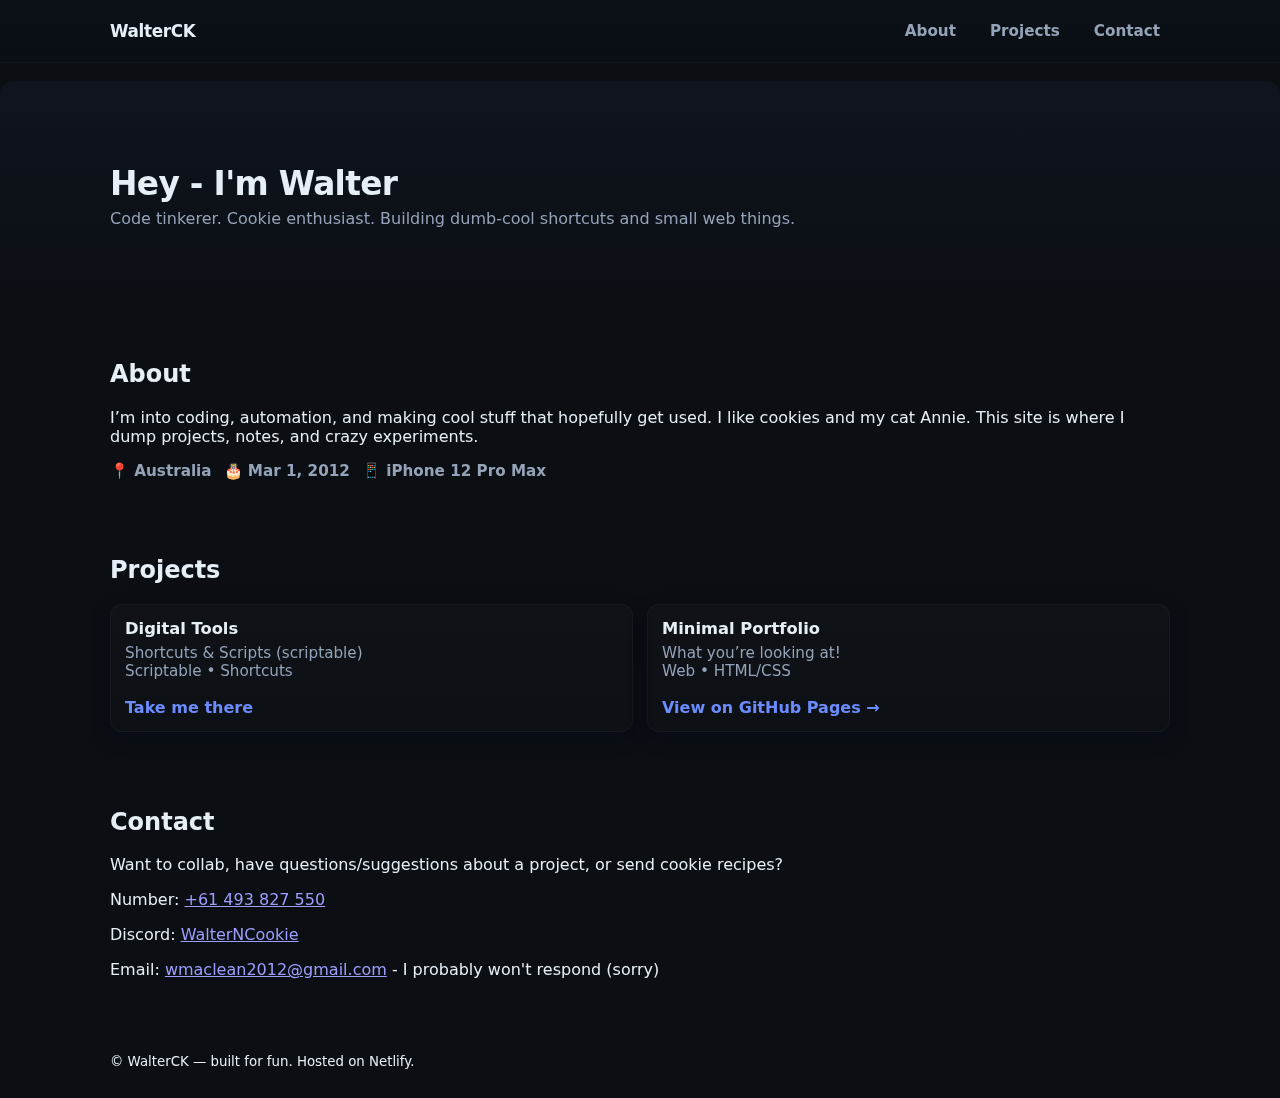
<file: index.html>
<!-- MAIN -->

<!doctype html>
<html lang="en">
<head>
  <meta charset="utf-8" />
  <meta name="viewport" content="width=device-width,initial-scale=1" />
  <title>WalterCK — Walter's personal site</title>
  <meta name="description" content="WalterCK — projects, notes, and weird cookie lore." />
  <link rel="stylesheet" href="styles.css" />
</head>
<body>
  <header class="site-header">
    <div class="container">
      <a class="logo" href="#">WalterCK</a>
      <nav class="nav" id="nav">
        <a href="#about">About</a>
        <a href="#projects">Projects</a>
        <a href="#contact">Contact</a>
      </nav>
  </header>

  <main>
    <section class="hero">
  <div class="container hero-inner">
    <div>
      <h1>Hey - I'm Walter</h1>
      <p class="tagline">Code tinkerer. Cookie enthusiast. Building dumb-cool shortcuts and small web things.</p>
    </div>
  </div>
</section>

    <section id="about" class="container about">
      <h2>About</h2>
      <p>I’m into coding, automation, and making cool stuff that hopefully get used. I like cookies and my cat Annie. This site is where I dump projects, notes, and crazy experiments.</p>
      <ul class="meta">	
        <li>📍 Australia</li>
        <li>🎂 Mar 1, 2012</li>
        <li>📱 iPhone 12 Pro Max</li>
      </ul>
    </section>

    <section id="projects" class="container projects">
      <h2>Projects</h2>
      <div class="grid">
        <article class="card">
          <h3>Digital Tools</h3>
          <p>Shortcuts & Scripts (scriptable)</p>
          <p class="tags">Scriptable • Shortcuts</p>
          <a class="link" href="tools/index.html">Take me there</a>
        </article>

        <article class="card">
          <h3>Minimal Portfolio</h3>
          <p>What you’re looking at!</p>
          <p class="tags">Web • HTML/CSS</p>
          <a class="link" id="portfolio-link" href="https://github.com/WalterNCookie/walterCK/" target="_blank" rel="noopener noreferrer">View on GitHub Pages →</a>
        </article>
      </div>
    </section>

    <section id="contact" class="container contact">
      <h2>Contact</h2>
      <p>Want to collab, have questions/suggestions about a project, or send cookie recipes?</p>
      <p>Number: <a href="tel:+61493827550">+61 493 827 550</a></p>
      <p>Discord: <a href="https://discord.com/users/952110713697108028">WalterNCookie</a></p>
      <p>Email: <a href="mailto:wmaclean2012@gmail.com">wmaclean2012@gmail.com</a> - I probably won't respond (sorry)</p>
    </section>
  </main>

  <footer class="site-footer">
    <div class="container">
      <small>© WalterCK — built for fun. Hosted on Netlify.</small>
    </div>
  </footer>

  <script src="script.js"></script>
</body>
</html>
</file>
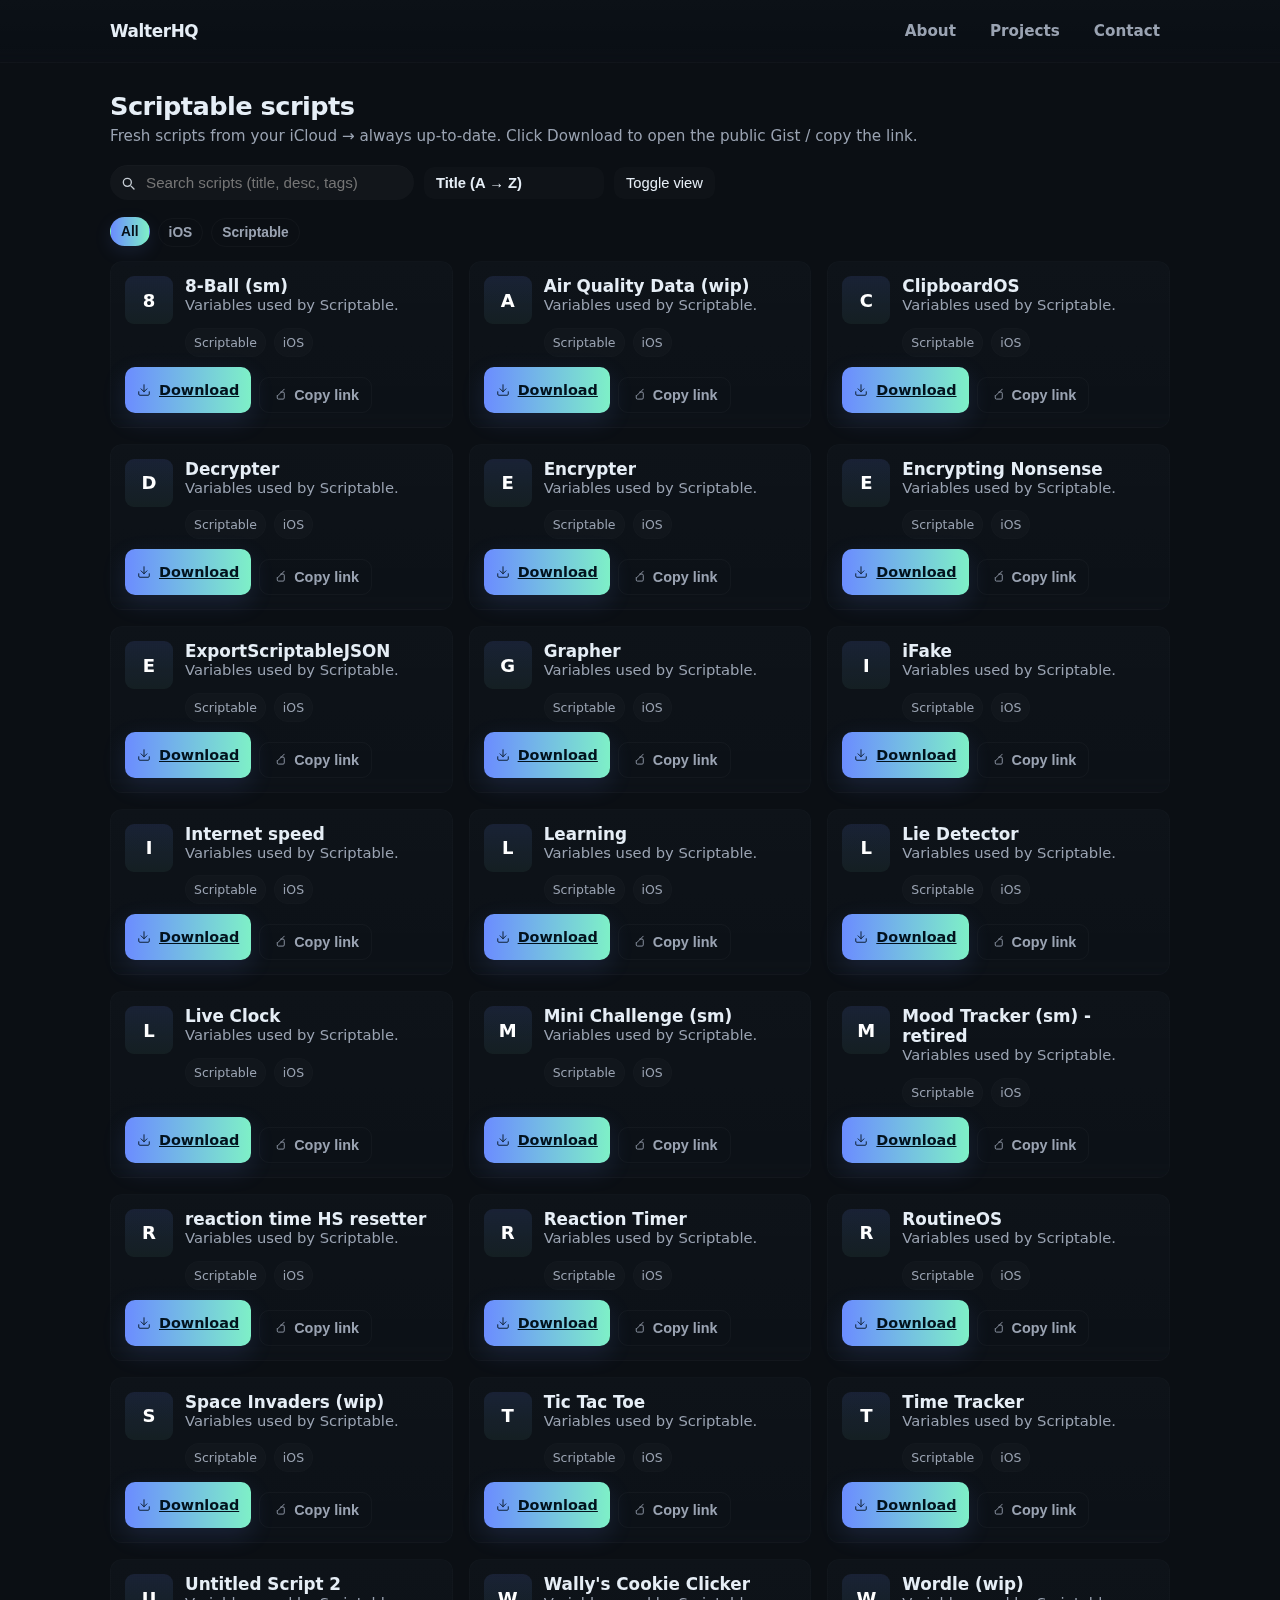
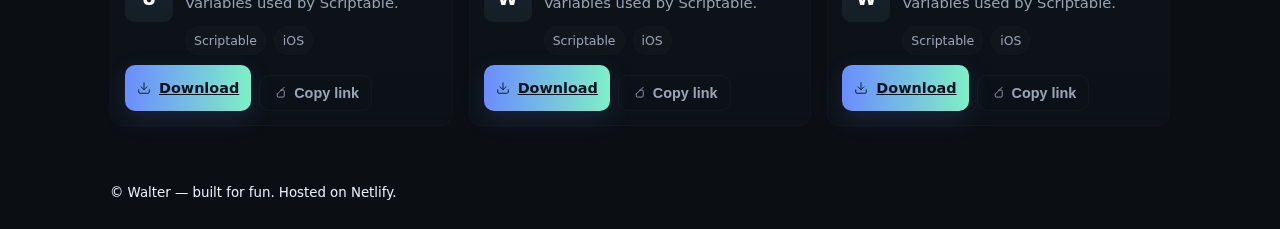
<file: Scriptable/index.html>
<!-- SCRIPTABLE -->

<!doctype html>
<html lang="en">
<head>
  <meta charset="utf-8" />
  <meta name="viewport" content="width=device-width,initial-scale=1" />
  <title>WalterX — Scriptable</title>
  <meta name="description" content="WalterHQ — Scriptable scripts" />
  <link rel="stylesheet" href="../styles.css" /> <!-- shared styles -->
  <style>
    /* --- Page-scoped styles - paste into styles.css if you prefer global override --- */
    :root {
      --accent: #6b8cff;
      --accent-2: #7ef0c7;
      --bg: #0f1115;
      --card-bg: rgba(255,255,255,0.03);
      --muted: #9aa3b2;
      --glass: rgba(255,255,255,0.03);
      --glass-2: rgba(255,255,255,0.02);
      --radius: 12px;
      --ani: 220ms;
    }

    .scriptable-hero {
      display:flex;
      gap:20px;
      align-items:center;
      justify-content:space-between;
      flex-wrap:wrap;
      margin-bottom:18px;
    }
    .scriptable-hero .left {
      min-width: 0;
    }
    .scriptable-hero h1 { margin:0 0 6px 0; font-size:1.6rem; letter-spacing:-0.02em; }
    .scriptable-hero p { margin:0; color:var(--muted); font-size:0.95rem; }

    .controls {
      display:flex;
      gap:10px;
      align-items:center;
      flex-wrap:wrap;
    }
    .search {
      display:flex;
      align-items:center;
      gap:8px;
      background:var(--glass);
      padding:8px 10px;
      border-radius:999px;
      box-shadow: 0 1px 0 rgba(255,255,255,0.02) inset;
      min-width:220px;
    }
    .search input {
      background:transparent;
      border:0;
      outline:0;
      color:inherit;
      width:260px;
      font-size:0.95rem;
    }
    .control-select, .btn-ghost {
      background:var(--glass-2);
      padding:8px 12px;
      border-radius:10px;
      border:0;
      color:inherit;
      cursor:pointer;
      font-size:0.92rem;
    }

    .chips {
      display:flex;
      gap:8px;
      flex-wrap:wrap;
      margin-bottom:12px;
    }
    .chip {
      background:transparent;
      border:1px solid rgba(255,255,255,0.03);
      padding:6px 10px;
      border-radius:999px;
      cursor:pointer;
      font-size:0.86rem;
      color:var(--muted);
    }
    .chip.active {
      border-color:transparent;
      background: linear-gradient(90deg,var(--accent) 0%, var(--accent-2) 100%);
      color:#071019;
      font-weight:600;
      box-shadow: 0 6px 18px rgba(107,140,255,0.12);
      transform: translateY(-1px);
    }

    /* grid/cards */
    .cards-grid {
      display:grid;
      grid-template-columns: repeat(auto-fit, minmax(260px, 1fr));
      gap:16px;
      margin-top:14px;
    }

    .sp-card {
      background: linear-gradient(180deg, rgba(255,255,255,0.02), rgba(255,255,255,0.01));
      border-radius: var(--radius);
      padding:14px;
      display:flex;
      flex-direction:column;
      gap:10px;
      transition: transform var(--ani) ease, box-shadow var(--ani) ease;
      border:1px solid rgba(255,255,255,0.02);
      backdrop-filter: blur(6px) saturate(120%);
    }
    .sp-card:hover { transform: translateY(-6px); box-shadow: 0 24px 40px rgba(2,6,23,0.55); }

    .card-top {
      display:flex;
      gap:12px;
      align-items:flex-start;
    }
    .file-icon {
      width:48px; height:48px; flex:0 0 48px; border-radius:9px;
      display:grid; place-items:center;
      background: linear-gradient(180deg, rgba(107,140,255,0.12), rgba(126,240,199,0.06));
      color: white;
      font-weight:700;
      font-size:18px;
    }
    .card-title { font-size:1.05rem; margin:0; }
    .card-desc { margin:0; color:var(--muted); font-size:0.92rem; min-height:1.6rem; }

    .card-tags { display:flex; gap:8px; flex-wrap:wrap; margin-top:6px; }
    .tag-pill { font-size:0.78rem; padding:6px 8px; border-radius:999px; background:rgba(255,255,255,0.02); color:var(--muted); border:1px solid rgba(255,255,255,0.01); }

    .card-actions { display:flex; gap:8px; margin-top:auto; }
    .btn {
      padding:9px 12px; border-radius:10px; border:0; cursor:pointer; font-weight:600; font-size:0.9rem;
      display:inline-flex; gap:8px; align-items:center;
    }
    .btn.primary {
      background: linear-gradient(90deg,var(--accent),var(--accent-2));
      color:#02121d;
      box-shadow: 0 8px 24px rgba(107,140,255,0.14);
    }
    .btn.ghost {
      background:transparent; border:1px solid rgba(255,255,255,0.03); color:var(--muted);
    }

    .small {
      font-size:0.82rem; color:var(--muted);
    }

    /* compact list view */
    .compact .cards-grid { grid-template-columns: 1fr; }
    .compact .sp-card { flex-direction:row; align-items:center; gap:14px; padding:10px; }
    .compact .card-top { flex-direction:row; align-items:center; gap:12px }
    .compact .card-desc { display:none; }
    .compact .card-actions { margin-left:auto; }

    /* toast */
    .toast {
      position:fixed; left:50%; transform:translateX(-50%); bottom:40px;
      background: rgba(0,0,0,0.8); color:#fff; padding:10px 14px; border-radius:8px; z-index:9999;
      font-size:0.95rem; opacity:0; transition:opacity 200ms ease;
    }
    .toast.show { opacity:1; }

    /* responsive tweaks */
    @media (max-width:620px) {
      .search input { width:140px; }
      .file-icon { width:44px; height:44px; }
    }
  </style>
</head>
<body class="scriptable-page">
  <header class="site-header">
    <div class="container">
      <a class="logo" href="../index.html">WalterHQ</a>
      <nav class="nav" id="nav">
        <a href="../index.html#about">About</a>
        <a href="../index.html#projects">Projects</a>
        <a href="../index.html#contact">Contact</a>
      </nav>
      <button id="hamburger" class="hamburger" aria-label="menu">☰</button>
    </div>
  </header>

  <main class="container">
    <section class="scriptable-hero">
      <div class="left">
        <h1>Scriptable scripts</h1>
        <p class="small">Fresh scripts from your iCloud → always up-to-date. Click Download to open the public Gist / copy the link.</p>
      </div>

      <div class="controls" aria-hidden="false">
        <div class="search" role="search" title="Search scripts">
          <!-- search icon (SVG) -->
          <svg width="16" height="16" viewBox="0 0 24 24" fill="none" style="opacity:.85">
            <path d="M21 21l-4.35-4.35" stroke="currentColor" stroke-width="2" stroke-linecap="round" stroke-linejoin="round"/>
            <circle cx="11" cy="11" r="6" stroke="currentColor" stroke-width="2" stroke-linecap="round" stroke-linejoin="round"/>
          </svg>
          <input id="searchInput" placeholder="Search scripts (title, desc, tags)"/>
        </div>

        <select id="sortSelect" class="control-select" title="Sort">
          <option value="alpha">Title (A → Z)</option>
          <option value="alpha-desc">Title (Z → A)</option>
          <option value="has-desc">Has description first</option>
        </select>

        <button id="viewToggle" class="btn-ghost" title="Toggle compact/list view">Toggle view</button>
      </div>
    </section>

    <div class="chips" id="chipsContainer" aria-hidden="false"></div>

    <div id="scriptable-grid" class="cards-grid" aria-live="polite">
      <!-- cards injected here -->
    </div>

    <div id="emptyState" style="display:none; margin-top:20px; color:var(--muted); font-size:0.98rem;">
      No scripts found. Try clearing filters or check scriptable.json.
    </div>
  </main>

  <footer class="site-footer">
    <div class="container">
      <small>© Walter — built for fun. Hosted on Netlify.</small>
    </div>
  </footer>

  <script src="../script.js"></script> <!-- shared JS: theme + mobile nav -->
  <script>
    (function () {
      const grid = document.getElementById('scriptable-grid');
      const chipsContainer = document.getElementById('chipsContainer');
      const searchInput = document.getElementById('searchInput');
      const sortSelect = document.getElementById('sortSelect');
      const viewToggle = document.getElementById('viewToggle');
      const emptyState = document.getElementById('emptyState');

      let items = [];
      let activeTag = null;
      let compactView = false;
      let uniqueTags = [];

      // Try a few candidate paths for flexibility
      const pathsToTry = [
        './scriptable.json',
        'scriptable.json',
        '../scriptable/scriptable.json',
        '/scriptable/scriptable.json'
      ];

      async function fetchJson() {
        for (const p of pathsToTry) {
          try {
            const res = await fetch(p, {cache: "no-store"});
            if (!res.ok) throw new Error('not ok');
            const json = await res.json();
            return json;
          } catch (e) {
            // continue to next path
          }
        }
        throw new Error('Could not fetch scriptable.json from known locations.');
      }

      function makeIcon(title) {
        // simple SVG initial with gradient background
        const initial = (title && title[0]) ? title[0].toUpperCase() : '?';
        return `<div class="file-icon" aria-hidden="true">${initial}</div>`;
      }

      function buildCard(item) {
        const tags = (item.tags || '').split(/[,•]/).map(t => t.trim()).filter(Boolean);
        const tagsHtml = tags.map(t => `<span class="tag-pill">${t}</span>`).join('');
        const desc = item.desc ? item.desc : '';

        const html = `
          <div class="sp-card" data-title="${escapeHtml(item.title)}" data-desc="${escapeHtml(desc)}" data-tags="${escapeHtml(item.tags || '')}">
            <div class="card-top">
              ${makeIcon(item.title)}
              <div style="min-width:0; flex:1;">
                <h3 class="card-title">${escapeHtml(item.title)}</h3>
                <p class="card-desc">${escapeHtml(desc)}</p>
                <div class="card-tags">${tagsHtml}</div>
              </div>
            </div>

            <div class="card-actions">
              <a class="btn primary" href="${escapeAttr(item.link)}" target="_blank" rel="noopener noreferrer" title="Open Gist / Download">
                <!-- download svg -->
                <svg width="14" height="14" viewBox="0 0 24 24" fill="none" style="opacity:.95"><path d="M21 15v4a2 2 0 0 1-2 2H5a2 2 0 0 1-2-2v-4" stroke="currentColor" stroke-width="1.6" stroke-linecap="round" stroke-linejoin="round"/><path d="M7 10l5 5 5-5" stroke="currentColor" stroke-width="1.6" stroke-linecap="round" stroke-linejoin="round"/><path d="M12 15V3" stroke="currentColor" stroke-width="1.6" stroke-linecap="round" stroke-linejoin="round"/></svg>
                Download
              </a>

              <button class="btn ghost" data-link="${escapeAttr(item.link)}" title="Copy link">
                <svg width="14" height="14" viewBox="0 0 24 24" fill="none" style="opacity:.95"><path d="M15 7h4a2 2 0 0 1 2 2v8a2 2 0 0 1-2 2h-8a2 2 0 0 1-2-2v-4" stroke="currentColor" stroke-width="1.6" stroke-linecap="round" stroke-linejoin="round"/><path d="M10 13L21 2" stroke="currentColor" stroke-width="1.6" stroke-linecap="round" stroke-linejoin="round"/></svg>
                Copy link
              </button>
            </div>
          </div>
        `;
        return html;
      }

      function escapeHtml(str) {
        if (!str && str !== 0) return '';
        return String(str)
          .replaceAll('&','&amp;').replaceAll('<','&lt;').replaceAll('>','&gt;')
          .replaceAll('"','&quot;').replaceAll("'",'&#39;');
      }
      function escapeAttr(s) { return escapeHtml(s); }

      function renderList(list) {
        if (!list || list.length === 0) {
          grid.innerHTML = '';
          emptyState.style.display = 'block';
          return;
        }
        emptyState.style.display = 'none';
        grid.innerHTML = list.map(buildCard).join('');
        attachButtons();
      }

      function attachButtons() {
        document.querySelectorAll('.btn.ghost[data-link]').forEach(btn=>{
          btn.addEventListener('click', async (e)=>{
            const link = btn.getAttribute('data-link') || '';
            if (!link) return showToast('No link available');
            await copyToClipboard(link);
            showToast('Link copied');
          });
        });
      }

      async function copyToClipboard(text) {
        if (navigator.clipboard && navigator.clipboard.writeText) {
          try { await navigator.clipboard.writeText(text); return; } catch(e){}
        }
        // fallback
        const ta = document.createElement('textarea');
        ta.value = text;
        document.body.appendChild(ta);
        ta.select();
        try { document.execCommand('copy'); } catch(e){}
        ta.remove();
      }

      function showToast(msg) {
        let t = document.querySelector('.toast');
        if (!t) {
          t = document.createElement('div');
          t.className = 'toast';
          document.body.appendChild(t);
        }
        t.textContent = msg;
        t.classList.add('show');
        clearTimeout(t._timeout);
        t._timeout = setTimeout(()=> t.classList.remove('show'), 1800);
      }

      function buildChips(allTags) {
        chipsContainer.innerHTML = '';
        const btnAll = document.createElement('button');
        btnAll.className = 'chip' + (activeTag === null ? ' active' : '');
        btnAll.textContent = 'All';
        btnAll.addEventListener('click', ()=> { activeTag = null; applyFilters(); updateChips(); });
        chipsContainer.appendChild(btnAll);

        allTags.forEach(tag=>{
          const b = document.createElement('button');
          b.className = 'chip' + (activeTag === tag ? ' active' : '');
          b.textContent = tag;
          b.addEventListener('click', ()=> {
            activeTag = (activeTag === tag) ? null : tag;
            applyFilters();
            updateChips();
          });
          chipsContainer.appendChild(b);
        });
      }

      function updateChips() {
        document.querySelectorAll('.chip').forEach(el=>{
          el.classList.remove('active');
          if ((activeTag === null && el.textContent === 'All') || (activeTag !== null && el.textContent === activeTag)) el.classList.add('active');
        });
      }

      function gatherUniqueTags(data) {
        const set = new Set();
        data.forEach(it=>{
          const ts = (it.tags || '').split(/[•,]/).map(t=>t.trim()).filter(Boolean);
          ts.forEach(t=>set.add(t));
        });
        return Array.from(set).sort((a,b)=>a.localeCompare(b));
      }

      function applyFilters() {
        const q = (searchInput.value || '').trim().toLowerCase();
        let filtered = items.filter(it=>{
          // tag filter
          if (activeTag) {
            const tags = (it.tags || '').split(/[•,]/).map(t=>t.trim().toLowerCase());
            if (!tags.includes(activeTag.toLowerCase())) return false;
          }
          // search
          if (q) {
            const hay = ((it.title||'') + ' ' + (it.desc||'') + ' ' + (it.tags||'')).toLowerCase();
            if (!hay.includes(q)) return false;
          }
          return true;
        });

        // sort
        const mode = sortSelect.value;
        if (mode === 'alpha') filtered.sort((a,b)=>a.title.localeCompare(b.title));
        else if (mode === 'alpha-desc') filtered.sort((a,b)=>b.title.localeCompare(a.title));
        else if (mode === 'has-desc') filtered.sort((a,b)=>{
          const aHas = (a.desc||'').trim() ? 0 : 1;
          const bHas = (b.desc||'').trim() ? 0 : 1;
          return aHas - bHas || a.title.localeCompare(b.title);
        });

        renderList(filtered);
      }

      function initUI() {
        // search debounce
        let t;
        searchInput.addEventListener('input', ()=>{
          clearTimeout(t);
          t = setTimeout(()=> applyFilters(), 200);
        });

        sortSelect.addEventListener('change', applyFilters);
        viewToggle.addEventListener('click', ()=>{
          compactView = !compactView;
          document.body.classList.toggle('compact', compactView);
        });
      }

      // start
      (async function start(){
        try {
          items = await fetchJson();
          if (!Array.isArray(items)) throw new Error('bad json');
          uniqueTags = gatherUniqueTags(items);
          buildChips(uniqueTags);
          initUI();
          applyFilters();
        } catch (err) {
          grid.innerHTML = `<div style="color:var(--muted); padding:20px;">Failed to load scriptable.json — make sure the exporter wrote <code>scriptable.json</code> into this folder.<br><small style="color:var(--muted)">${escapeHtml(String(err))}</small></div>`;
          emptyState.style.display = 'none';
          console.error(err);
        }
      })();

    })();
  </script>
</body>
</html>
</file>
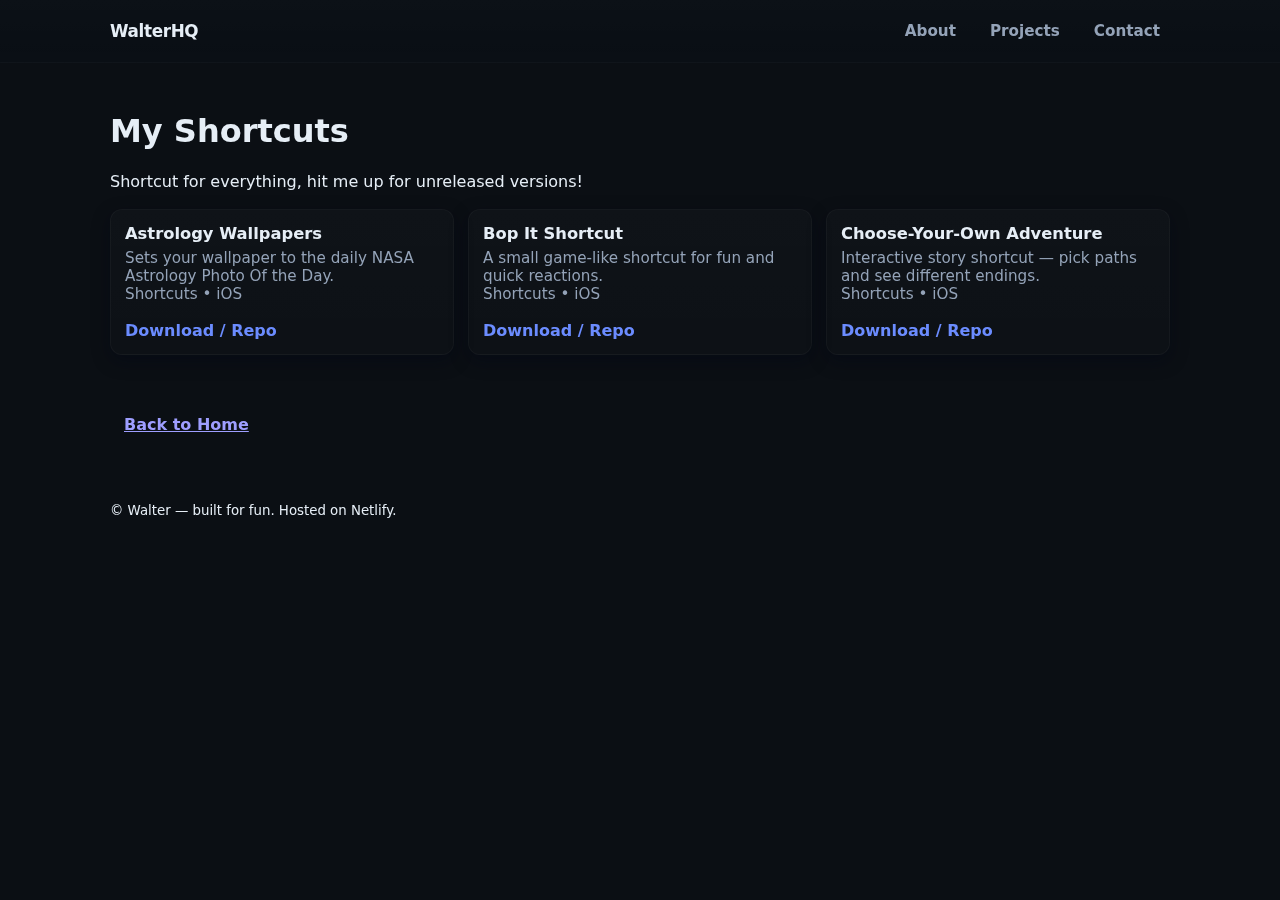
<file: Shortcuts/index.html>
<!-- SHORTCUTS -->

<!doctype html>
<html lang="en">
<head>
  <meta charset="utf-8" />
  <meta name="viewport" content="width=device-width,initial-scale=1" />
  <title>WalterX — Shortcuts</title>
  <meta name="description" content="WalterHQ — Shortcuts page" />
  <link rel="stylesheet" href="../styles.css" /> <!-- use the shared styles -->
</head>
<body>
  <header class="site-header">
    <div class="container">
      <a class="logo" href="../index.html">WalterHQ</a>
      <nav class="nav" id="nav">
        <a href="../index.html#about">About</a>
        <a href="../index.html#projects">Projects</a>
        <a href="../index.html#contact">Contact</a>
      </nav>
      <button id="hamburger" class="hamburger" aria-label="menu">☰</button>
    </div>
  </header>

  <main class="container">
    <h1>My Shortcuts</h1>
    <p>Shortcut for everything, hit me up for unreleased versions!</p>

    <div class="grid">
      <article class="card">
        <h3>Astrology Wallpapers</h3>
        <p>Sets your wallpaper to the daily NASA Astrology Photo Of the Day.</p>
        <p class="tags">Shortcuts • iOS</p>
        <a class="link" href="#">Download / Repo</a>
      </article>

      <article class="card">
        <h3>Bop It Shortcut</h3>
        <p>A small game-like shortcut for fun and quick reactions.</p>
        <p class="tags">Shortcuts • iOS</p>
        <a class="link" href="#">Download / Repo</a>
      </article>

      <article class="card">
        <h3>Choose-Your-Own Adventure</h3>
        <p>Interactive story shortcut — pick paths and see different endings.</p>
        <p class="tags">Shortcuts • iOS</p>
        <a class="link" href="#">Download / Repo</a>
      </article>
    </div>

    <a class="btn" href="../index.html" style="margin-top:50px;">Back to Home</a>
  </main>

  <footer class="site-footer">
    <div class="container">
      <small>© Walter — built for fun. Hosted on Netlify.</small>
    </div>
  </footer>

  <script src="../script.js"></script> <!-- shared JS -->
</body>
</html>
</file>
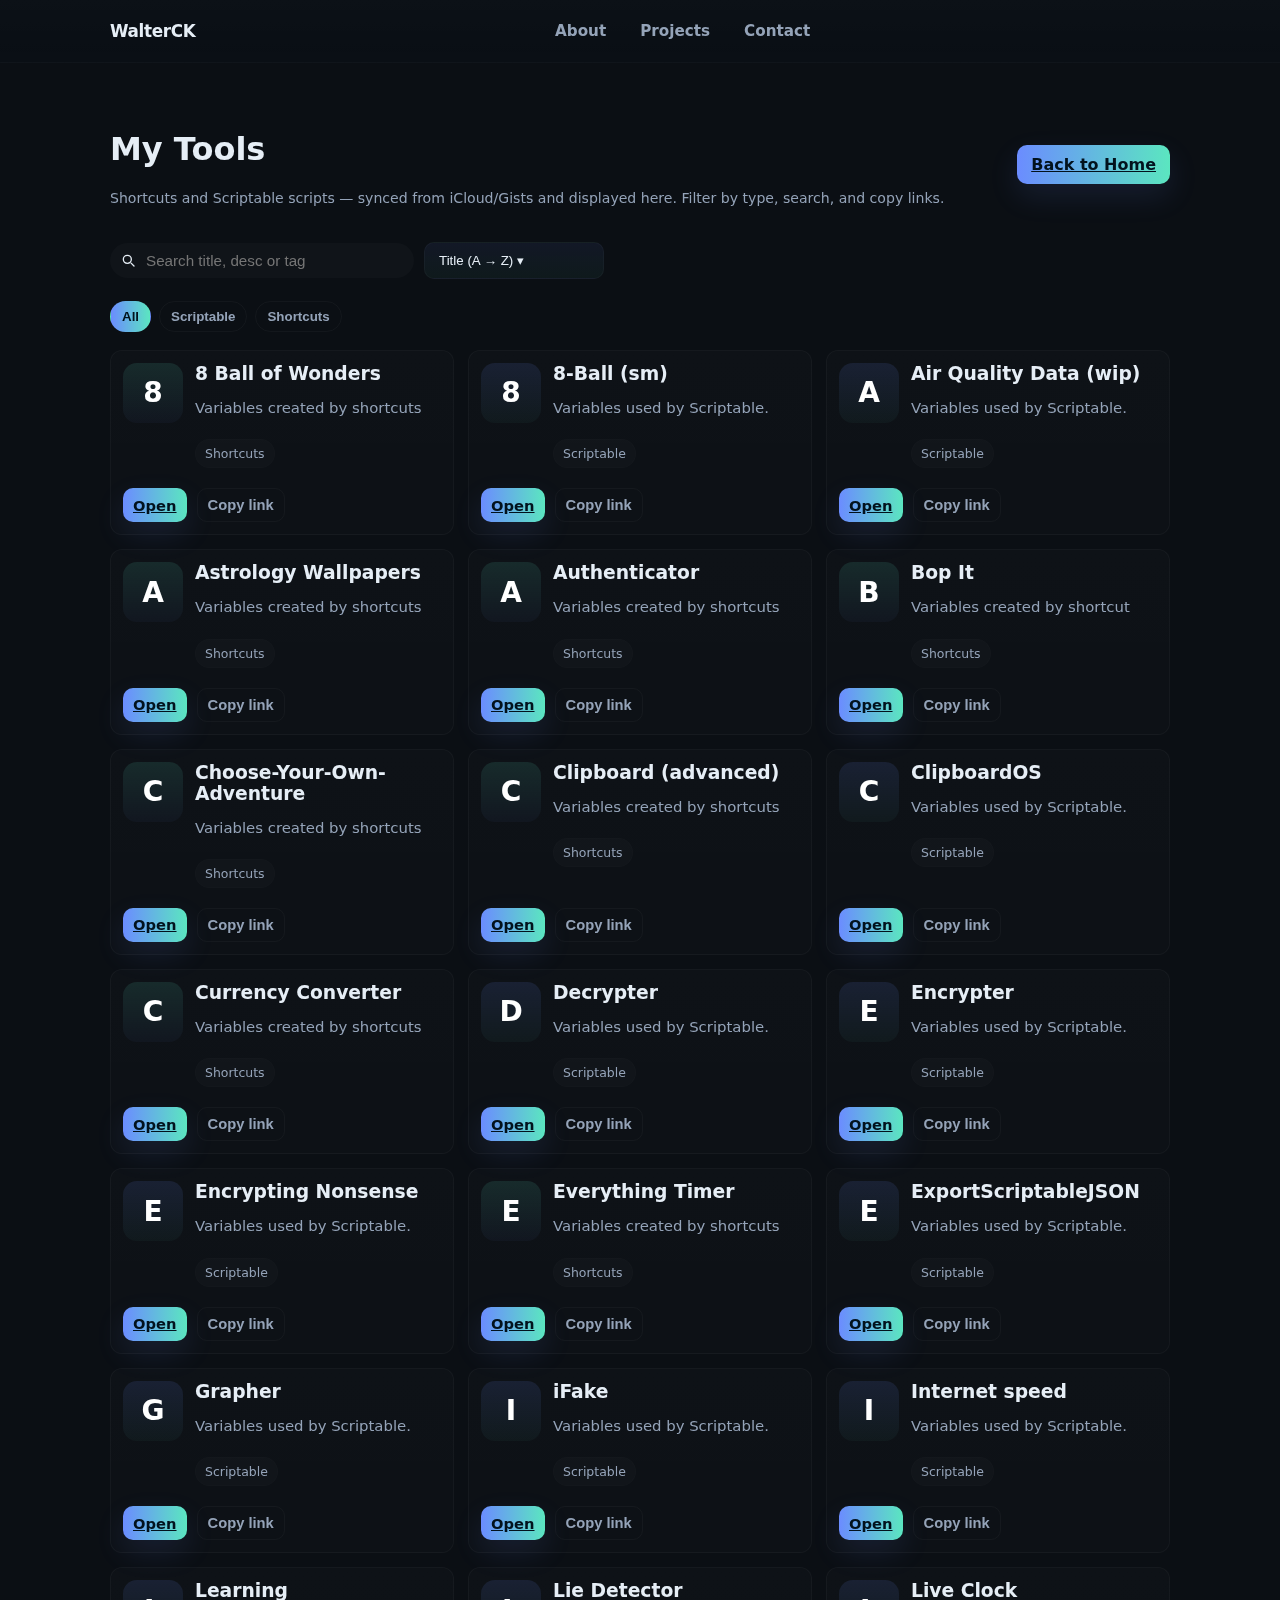
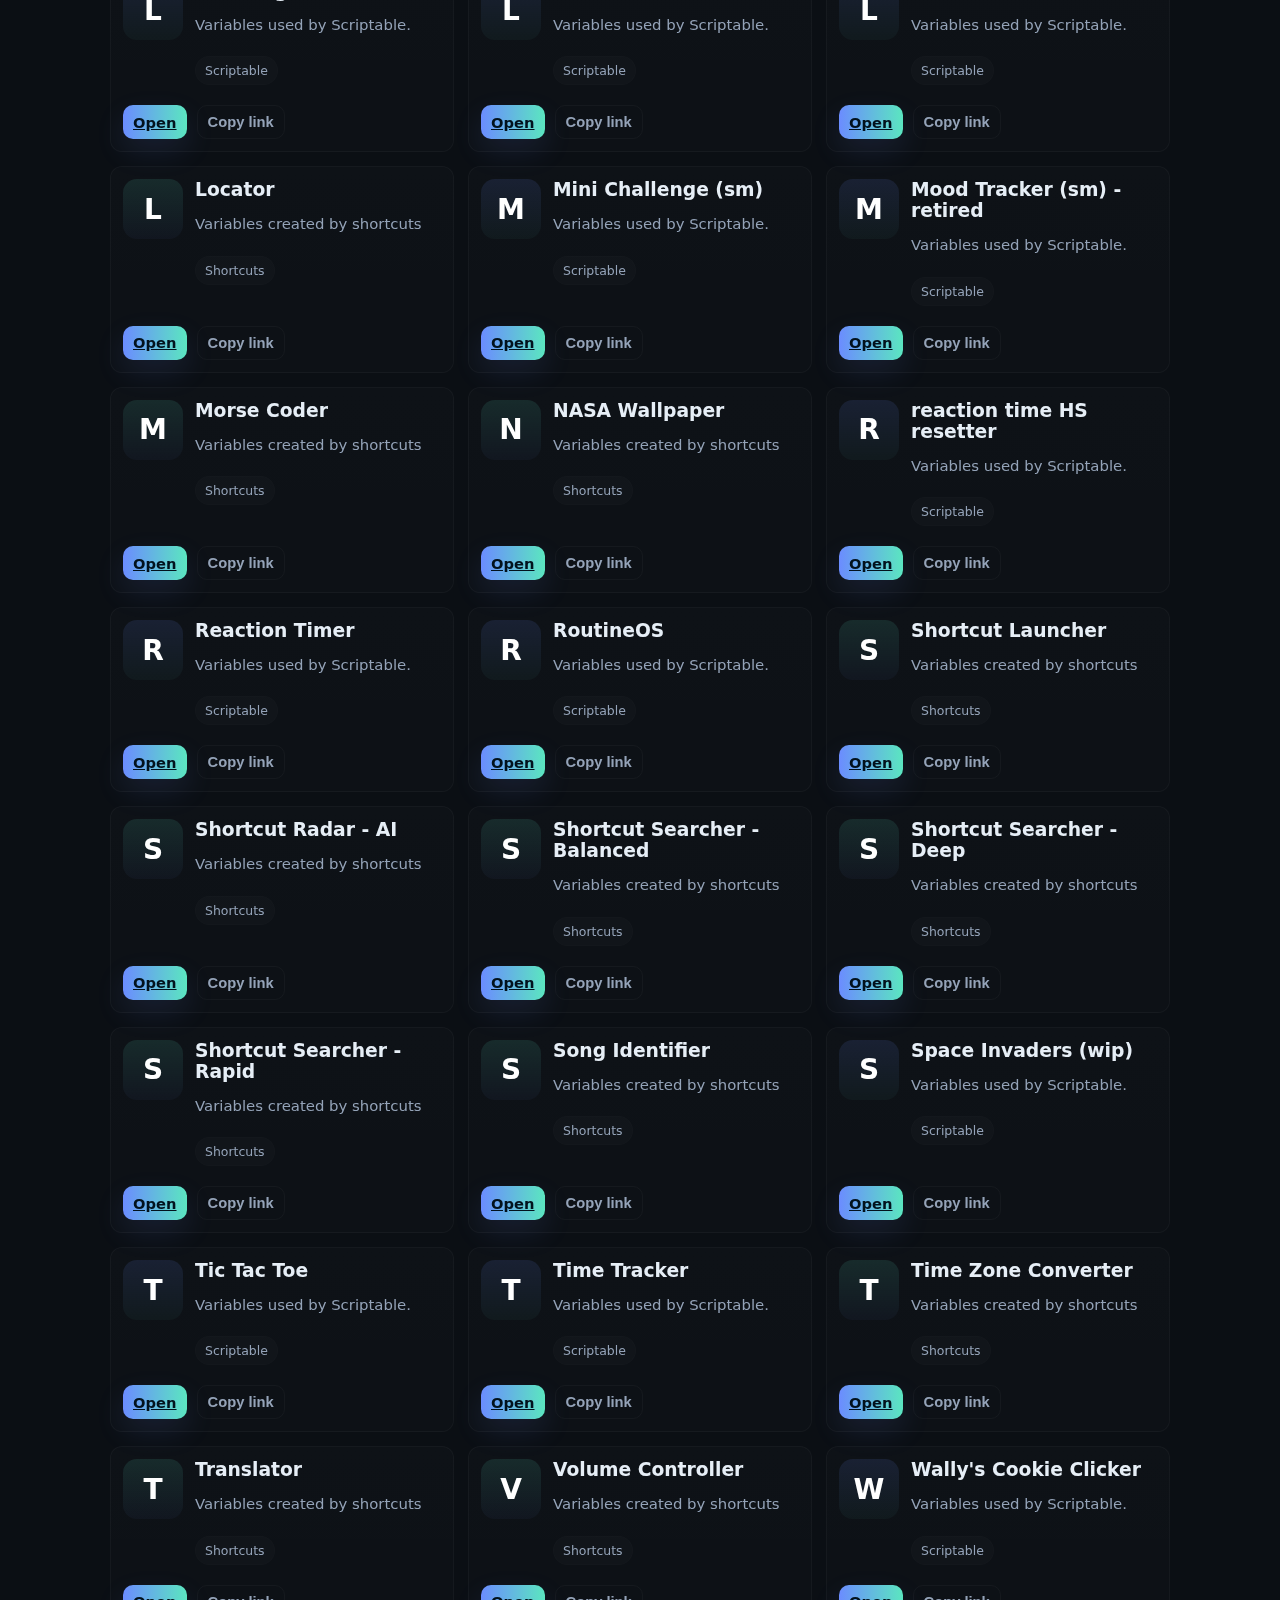
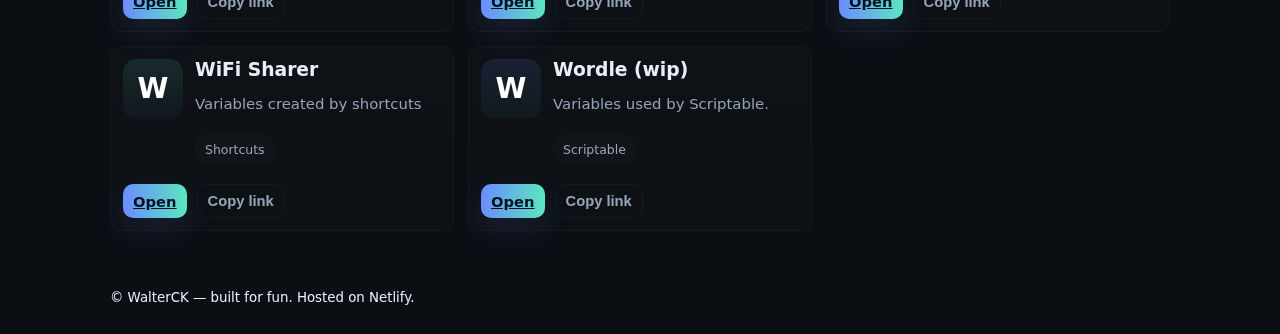
<file: tools/index.html>
<!-- TOOLS -->

<!doctype html>
<html lang="en">
<head>
  <meta charset="utf-8"/>
  <meta name="viewport" content="width=device-width,initial-scale=1"/>
  <title>My Tools — WalterCK</title>
  <meta name="description" content="Combined Shortcuts & Scriptable scripts — always up-to-date.">
  <link rel="stylesheet" href="../styles.css" />
</head>
<body>
  <header class="site-header">
    <div class="container">
      <a class="logo" href="../index.html">WalterCK</a>
      <nav class="nav" id="nav">
        <a href="../index.html#about">About</a>
        <a href="../index.html#projects">Projects</a>
        <a href="../index.html#contact">Contact</a>
      </nav>

      <div style="display:flex; gap:8px; align-items:center;">
        <button id="hamburger" class="hamburger" aria-label="menu">☰</button>
      </div>
    </div>
  </header>

  <main class="container">
    <section class="tools-hero">
      <div style="display:flex; justify-content:space-between; align-items:center; gap:20px; flex-wrap:wrap;">
        <div>
          <h1>My Tools</h1>
          <p class="small">Shortcuts and Scriptable scripts — synced from iCloud/Gists and displayed here. Filter by type, search, and copy links.</p>
        </div>

        <div style="display:flex; gap:10px; align-items:center;">
          <a class="btn primary" href="../index.html">Back to Home</a>
        </div>
      </div>

<div class="controls" style="margin-top:12px;">
  <div class="search" role="search">
    <svg width="16" height="16" viewBox="0 0 24 24" fill="none">
      <path d="M21 21l-4.35-4.35" stroke="currentColor" stroke-width="2" stroke-linecap="round" stroke-linejoin="round"/>
      <circle cx="11" cy="11" r="6" stroke="currentColor" stroke-width="2"/>
    </svg>
    <input id="q" placeholder="Search title, desc or tag" />
  </div>

  <!-- hidden select for old JS -->
  <select id="sort" class="hidden">
    <option value="alpha">Title (A → Z)</option>
    <option value="alpha-desc">Title (Z → A)</option>
    <option value="type-first">Type First</option>
  </select>

  <!-- custom dropdown -->
  <div id="sort-dropdown" class="custom-select">
    <button class="custom-select-button">Title (A → Z) ▾</button>
    <div class="custom-select-options hidden">
      <div class="custom-select-option" data-value="alpha">Title (A → Z)</div>
      <div class="custom-select-option" data-value="alpha-desc">Title (Z → A)</div>
      <div class="custom-select-option" data-value="type-first">Type First</div>
    </div>
  </div>
</div>




      <div class="chips" id="chips"></div>
    </section>

    <div id="grid" class="cards-grid" aria-live="polite"></div>
    <div id="empty" class="small" style="margin-top:40px; display:none;">No items match your search.</div>
  </main>

  <footer class="site-footer">
    <div class="container">
      <small>© WalterCK — built for fun. Hosted on Netlify.</small>
    </div>
  </footer>

  <script src="../script.js"></script>
  <script>
  (function(){
    const grid = document.getElementById('grid');
    const chips = document.getElementById('chips');
    const q = document.getElementById('q');
    const sort = document.getElementById('sort');
    const empty = document.getElementById('empty');

    let items = [];
    let viewCompact = false;
    let activeTag = null;

    // ******** FETCH: try the canonical tools path first (what exporter writes) ********
async function fetchData(){
  const r = await fetch('tools.json', {cache:'no-store'});
  if (!r.ok) throw new Error('tools.json not found');
  return await r.json();
}


    function normalizeTagRaw(t){
      if(!t) return null;
      const s = String(t).toLowerCase();
      if (s.includes('scriptable')) return 'Scriptable';
      if (s.includes('shortcut')) return 'Shortcut';
      return null;
    }

    function normalizeItems(raw){
  return (raw||[]).map(it=>{
    const detected = [];
    const t = String(it.tags || '').toLowerCase();

    if (t.includes('scriptable')) detected.push('Scriptable');
    if (t.includes('shortcut')) detected.push('Shortcuts');

    return {
      title: it.title || (it.path ? it.path.split('/').pop().replace(/\.js$/i,'') : 'Untitled'),
      desc: it.desc || '',
      tags: detected,   // array with 0, 1, or 2 tags
      link: it.link || ''
    };
  });
}

    function escapeHtml(s){ if(!s && s !== 0) return ''; return String(s).replaceAll('&','&amp;').replaceAll('<','&lt;').replaceAll('>','&gt;').replaceAll('"','&quot;').replaceAll("'","&#39;"); }

    function makeIcon(title,type){
      const initial = title && title[0] ? title[0].toUpperCase() : '?';
      const color = (type === 'Shortcuts') ? 'background: linear-gradient(180deg, rgba(91,224,192,0.12), rgba(107,140,255,0.04));' : 'background: linear-gradient(180deg, rgba(107,140,255,0.12), rgba(91,224,192,0.04));';
      return `<div class="icon" style="${color}">${initial}</div>`;
    }

    function renderCard(item) {
  // --- Build tags ---
  let tagsHtml = '';
  if(item.icon) {
  iconHtml = `<div class="icon"><img src="${item.icon}" alt="${escapeHtml(item.title)}"></div>`;
} else {
  iconHtml = makeIcon(item.title, Array.isArray(item.tags) ? item.tags[0] : item.tags);
}

  }

  // --- Determine icon ---
  let iconHtml = '';
if(item.icon) {
  iconHtml = `<div class="icon"><img src="${item.icon}" alt="${escapeHtml(item.title)}"></div>`;
} else {
  iconHtml = makeIcon(item.title, Array.isArray(item.tags) ? item.tags[0] : item.tags);
}


  // --- Escape description and link ---
  const desc = escapeHtml(item.desc || '');
  const link = escapeHtml(item.link || '#');

  // --- Build full card HTML ---
  return `<article class="tool-card" data-title="${escapeHtml(item.title)}" data-desc="${escapeHtml(item.desc)}" data-tags="${escapeHtml(item.tags)}">
    <div class="card-top">
      ${iconHtml}
      <div style="min-width:0;flex:1;">
        <h3 style="margin:0 0 6px 0;">${escapeHtml(item.title)}</h3>
        <p class="card-desc">${desc}</p>
        <div class="card-tags">${tagsHtml}</div>
      </div>
    </div>
    <div class="card-actions">
      <a class="btn small primary" href="${link}" target="_blank" rel="noopener noreferrer">Open</a>
      <button class="btn small ghost copy-btn" data-link="${link}">Copy link</button>
    </div>
  </article>`;
}

  const desc = escapeHtml(item.desc || '');
  const link = escapeHtml(item.link || '#');

  // pass first tag (string) to makeIcon for coloring; fallback to ''
  const iconType = (item.tags && item.tags[0]) ? item.tags[0] : '';

  return `<article class="tool-card" data-title="${escapeHtml(item.title)}" data-desc="${escapeHtml(item.desc)}" data-tags="${escapeHtml((item.tags||[]).join(','))}">
    <div class="card-top">
      ${makeIcon(item.title, iconType)}
      <div style="min-width:0;flex:1;">
        <h3 style="margin:0 0 6px 0;">${escapeHtml(item.title)}</h3>
        <p class="card-desc">${desc}</p>
        <div class="card-tags">${tagsHtml}</div>
      </div>
    </div>
    <div class="card-actions">
      <a class="btn small primary" href="${link}" target="_blank" rel="noopener noreferrer">Open</a>
      <button class="btn small ghost copy-btn" data-link="${link}">Copy link</button>
    </div>
  </article>`;
}


    function attachCopyButtons(){
      document.querySelectorAll('.copy-btn').forEach(b=>{
        b.removeEventListener('click', copyHandler);
        b.addEventListener('click', copyHandler);
      });
    }
    async function copyHandler(e){
      const link = e.currentTarget.getAttribute('data-link') || '';
      if (!link) { showToast('No link available'); return; }
      try {
        if (navigator.clipboard && navigator.clipboard.writeText) {
          await navigator.clipboard.writeText(link);
        } else {
          const ta = document.createElement('textarea'); ta.value = link; document.body.appendChild(ta); ta.select();
          document.execCommand('copy'); ta.remove();
        }
        showToast('Link copied');
      } catch (err){ showToast('Copy failed'); }
    }

    function showToast(msg){
      let t = document.querySelector('.toast');
      if (!t) { t = document.createElement('div'); t.className='toast'; document.body.appendChild(t); }
      t.textContent = msg; t.classList.add('show'); clearTimeout(t._to);
      t._to = setTimeout(()=> t.classList.remove('show'), 1600);
    }

    function renderList(list){
      if (!list || list.length === 0) {
        grid.innerHTML = ''; empty.style.display = 'block'; return;
      }
      empty.style.display = 'none';
      grid.innerHTML = list.map(renderCard).join('');
      attachCopyButtons();
    }

    function gatherTags(list){
  const s = new Set();
  list.forEach(it => (it.tags || []).forEach(tag => s.add(tag)));
  return Array.from(s).sort();
}


    function buildChips(allTags){
  chips.innerHTML = '';

  const btnAll = document.createElement('button');
  btnAll.className = 'chip' + (activeTag === null ? ' active' : '');
  btnAll.textContent = 'All';
  btnAll.addEventListener('click', ()=>{ activeTag = null; applyFilters(); updateChips(); });
  chips.appendChild(btnAll);

  // "Both" button
  const btnBoth = document.createElement('button');
  btnBoth.className = 'chip' + (activeTag === 'Both' ? ' active' : '');
  btnBoth.textContent = 'Both';
  btnBoth.addEventListener('click', ()=> {
    activeTag = (activeTag === 'Both') ? null : 'Both';
    applyFilters();
    updateChips();
  });
  chips.appendChild(btnBoth);

  allTags.forEach(t=>{
    const b = document.createElement('button');
    b.className = 'chip' + (activeTag === t ? ' active' : '');
    b.textContent = t;
    b.addEventListener('click', ()=> {
      activeTag = (activeTag === t) ? null : t;
      applyFilters();
      updateChips();
    });
    chips.appendChild(b);
  });
}

function updateChips(){
  document.querySelectorAll('.chip').forEach(el => {
    el.classList.remove('active');

    if (
      (activeTag === null && el.textContent === 'All') || 
      (activeTag !== null && el.textContent === activeTag)
    ) {
      el.classList.add('active');
    }
  });
}


    function applyFilters(){
  const qv = (q.value || '').trim().toLowerCase();
  let filtered = items.slice();
  if (activeTag) {
  if (activeTag === 'Both') {
    filtered = filtered.filter(it => (it.tags || []).includes('Scriptable') && (it.tags || []).includes('Shortcuts'));
  } else {
    filtered = filtered.filter(it => (it.tags || []).some(tag => tag.toLowerCase() === activeTag.toLowerCase()));
  }
}

  if (qv) {
    filtered = filtered.filter(it => (
      ((it.title||'') + ' ' + (it.desc||'') + ' ' + (it.tags||[]).join(' '))
        .toLowerCase()
        .includes(qv)
    ));
  }

  // sorting
  if (sort.value === 'alpha') filtered.sort((a,b)=>a.title.localeCompare(b.title));
  else if (sort.value === 'alpha-desc') filtered.sort((a,b)=>b.title.localeCompare(a.title));
  else if (sort.value === 'type-first') filtered.sort((a,b)=> a.tags.join(',').localeCompare(b.tags.join(',')) || a.title.localeCompare(b.title));

  renderList(filtered);
}


    async function loadAll(){
      try {
        const raw = await fetchData();
        const normalized = normalizeItems(raw);
        items = normalized;
        const tags = gatherTags(items);
        buildChips(tags);
        applyFilters();
      } catch (err){
        grid.innerHTML = `<div style="color:var(--muted); padding:18px;">Failed to load data. Make sure exporter wrote a JSON file into the same repo (tools.json or scriptable/shortcuts json).<br><small>${escapeHtml(String(err))}</small></div>`;
        empty.style.display='none';
        console.error(err);
      }
    }

    // ui hooks
    let debounce;
    q.addEventListener('input', ()=>{ clearTimeout(debounce); debounce = setTimeout(applyFilters, 200);});
    sort.addEventListener('change', applyFilters);

    // initial load
    loadAll();

  })();
  </script>
</body>
</html>
</file>
<file: styles.css>
/* styles.css — WalterCK theme (dark-only) */

:root{
  --bg-900: #0b0f14;
  --bg-800: #0f1419;
  --surface: rgba(255,255,255,0.03);
  --muted: #94a3b8;
  --text: #e6eef6;
  --accent: #6b8cff;
  --accent-2: #5be6c0;
  --glass: rgba(255,255,255,0.025);
  --card-border: rgba(255,255,255,0.035);
  --radius: 12px;
  --shadow-1: 0 6px 18px rgba(2,6,23,0.45);
  --max-width: 1100px;
  --container-padding: 20px;
  --transition: 200ms ease;
  font-family: Inter, ui-sans-serif, system-ui, -apple-system, "Segoe UI", Roboto, "Helvetica Neue", Arial;
  color-scheme: dark;
  color: var(--text);
  background-color: var(--bg-900);
  -webkit-font-smoothing:antialiased;
  -moz-osx-font-smoothing:grayscale;
}

/* layout */
* { box-sizing: border-box; }
html,body { height:100%; margin:0; padding:0; }
.container {
  max-width: var(--max-width);
  margin: 0 auto;
  padding: 28px var(--container-padding);
}

/* header */
.site-header {
  position: sticky;
  top:0;
  backdrop-filter: blur(6px) saturate(120%);
  background: linear-gradient(180deg, rgba(255,255,255,0.01), transparent);
  z-index: 60;
  border-bottom: 1px solid rgba(255,255,255,0.02);
}
.site-header .container { display:flex; gap:12px; align-items:center; justify-content:space-between; padding:14px var(--container-padding); }
.logo {
  font-weight:700; letter-spacing:-0.02em;
  color:var(--text); text-decoration:none; font-size:1.05rem;
}
.nav {
  display:flex; gap:14px; align-items:center;
}
.nav a {
  color:var(--muted); text-decoration:none; font-weight:600; font-size:0.95rem;
  padding:8px 10px; border-radius:8px;
}
.nav a:hover { color:var(--text); background:var(--glass); }

.hamburger {
  display:none;
  background:transparent; border:0; color:var(--muted); font-size:1.25rem; cursor:pointer;
}

/* hero */
.hero {
  padding: 56px 0; display:flex; align-items:center; justify-content:center;
  background: linear-gradient(180deg, rgba(107,140,255,0.04), rgba(11,15,20,0.02));
  border-radius: 14px;
  margin-top:18px;
}
.hero-inner { display:flex; gap:20px; align-items:center; width:100%; }
.hero h1 { margin:0; font-size:2.05rem; letter-spacing:-0.02em; }
.tagline { color:var(--muted); margin: 6px 0 0 0; font-size:1rem; }

/* buttons */
.btn {
  display:inline-flex; gap:10px; align-items:center; justify-content:center;
  padding:10px 14px; border-radius:10px; border:0; cursor:pointer; font-weight:700;
  transition: transform var(--transition), box-shadow var(--transition);
}
.btn:active{ transform: translateY(1px); }
.btn.primary {
  background: linear-gradient(90deg, var(--accent), var(--accent-2));
  color: #02121d; box-shadow: 0 12px 30px rgba(107,140,255,0.12);
}
.btn.ghost {
  background: transparent; margin-top: 10px; border:1px solid var(--card-border); color:var(--muted);
}

/* grid + cards */
.grid { display:grid; grid-template-columns: repeat(auto-fit,minmax(240px,1fr)); gap:14px; margin-top:18px; }
.card {
  background: linear-gradient(180deg, rgba(255,255,255,0.02), rgba(255,255,255,0.01));
  border-radius:12px; padding:14px; border:1px solid var(--card-border);
  box-shadow: var(--shadow-1);
}
.card h3 { margin:0 0 6px 0; font-size:1.02rem; }
.card p { margin:0; color:var(--muted); font-size:0.95rem; }
.tags { margin-top:10px; }
.link { display:inline-block; margin-top:18px; color:var(--accent); text-decoration:none; font-weight:700; }

/* meta list */
.meta { display:flex; gap:12px; list-style:none; padding:0; margin:12px 0 0 0; color:var(--muted); }
.meta li { font-weight:600; font-size:0.95rem; }

/* Tools page specifics */
.tools-hero { display:flex; flex-direction:column; gap:10px; margin: 18px 0; }
.controls { display:flex; gap:10px; align-items:center; flex-wrap:wrap; }
.search { display:flex; gap:8px; align-items:center; background:var(--glass); padding:8px 10px; border-radius:999px; min-width:220px; }
.search input { background:transparent; border:0; outline:0; color:var(--text); width:260px; font-size:0.95rem; }
.chips { display:flex; gap:8px; flex-wrap:wrap; margin-top:12px; }
.chip { background:transparent; padding:7px 11px; border-radius:999px; border:1px solid var(--card-border); color:var(--muted); cursor:pointer; font-weight:600; }
.chip.active { background: linear-gradient(90deg,var(--accent),var(--accent-2)); color: #02121d; border-color: transparent; }

/* file card */
.cards-grid { display:grid; gap:14px; grid-template-columns: repeat(auto-fit,minmax(260px,1fr)); margin-top:14px; }
.tool-card {display: flex;flex-direction: column;gap: 10px;padding: 12px;border-radius: 12px;background: linear-gradient(180deg, rgba(255,255,255,0.015), rgba(255,255,255,0.01));border: 1px solid var(--card-border);}
.card-top { display:flex; gap:12px; align-items:flex-start; }
.icon { width:60px;height:60px;border-radius:14px;display:grid;place-items:center;flex:0 0 60px;overflow:hidden;transition:transform 0.2s ease,box-shadow 0.2s ease; }
.icon img { width:80%;height:80%;object-fit:contain; }
.icon-letter {font-family: Inter, ui-sans-serif, system-ui, -apple-system;font-size: 28px;color: white;font-weight: 700;}
.icon:hover {transform: translateY(-3px);box-shadow: 0 6px 16px rgba(0,0,0,0.3);}
.card-desc { color:var(--muted); font-size:0.93rem; min-height:1.6rem; }
.card-tags {display: flex;gap: 8px;flex-wrap: wrap;margin-top: 6px;min-height: 28px;align-items: center;}
.tag-pill {font-size: 0.78rem;padding: 6px 9px;border-radius: 999px;background: rgba(255,255,255,0.02);color: var(--muted);border: 1px solid rgba(255,255,255,0.01);}
.empty-tag {display: inline-block;min-width: 50px;height: 28px;visibility: hidden;}

/* actions */
.card-actions {display: flex;gap: 10px;margin-top: auto;}
.btn.small {padding: 8px 10px;font-size: 0.92rem;margin-top: 10px;border-radius: 10px;}

/* responsive tweaks */
@media (max-width:880px){
  .nav { display:none; }
  .hamburger { display:block; color:var(--muted); }
}
@media (max-width:640px){
  .search input { width:140px; }
  .cards-grid { grid-template-columns: 1fr; }
}
.control-select-wrapper {
  position: relative; 
  display: inline-block;
}

.control-select {
  appearance: none;
  -webkit-appearance: none;
  -moz-appearance: none;

  background: linear-gradient(180deg, rgba(107,140,255,0.08), rgba(91,224,192,0.05));
  border: 1px solid var(--card-border);
  border-radius: 10px;
  padding: 10px 38px 10px 14px; 
  font-size: 0.95rem;
  font-weight: 600;
  color: var(--text);
  cursor: pointer;
  transition: var(--transition), transform 0.2s ease, box-shadow 0.2s ease, background 0.3s ease;
  min-width: 180px;
}

.control-select:hover {
  background: linear-gradient(180deg, rgba(107,140,255,0.18), rgba(91,224,192,0.08));
  border-color: var(--accent);
  transform: translateY(-2px);
  box-shadow: 0 12px 30px rgba(107,140,255,0.12);
}

.control-select:focus {
  outline: 3px solid rgba(107,140,255,0.25);
  outline-offset: 2px;
  transform: translateY(-2px);
  box-shadow: 0 12px 30px rgba(107,140,255,0.18);
  background: linear-gradient(180deg, rgba(107,140,255,0.22), rgba(91,224,192,0.1));
}

.custom-select {
  position: relative;
  display: inline-block;
  min-width: 180px;
  font-weight: 600;
  font-size: 0.95rem;
}

.custom-select-button {
  width: 100%;
  background: linear-gradient(180deg, rgba(107,140,255,0.08), rgba(91,224,192,0.05));
  color: var(--text);
  padding: 10px 14px;
  border: 1px solid var(--card-border);
  border-radius: 10px;
  cursor: pointer;
  text-align: left;
  transition: var(--transition), transform 0.2s ease, box-shadow 0.2s ease, background 0.3s ease;
}

.custom-select-button:hover {
  background: linear-gradient(180deg, rgba(107,140,255,0.12), rgba(91,224,192,0.06));
  transform: translateY(-2px);
  box-shadow: 0 12px 30px rgba(107,140,255,0.12);
}

.custom-select-options {
  position: absolute;
  top: 100%;
  left: 0;
  right: 0;
  background: var(--bg-800);
  border: 1px solid var(--card-border);
  border-radius: 10px;
  margin-top: 4px;
  overflow: hidden;
  z-index: 100;
}

.custom-select-option {
  padding: 8px 12px;
  cursor: pointer;
  transition: background 0.2s ease;
}

.custom-select-option:hover {
  background: linear-gradient(180deg, rgba(107,140,255,0.15), rgba(91,224,192,0.08));
}
.hidden { display: none; }

/* custom arrow */
.control-select-wrapper::after {
  content: "▾";
  position: absolute;
  right: 12px;
  top: 50%;
  transform: translateY(-50%);
  pointer-events: none;
  color: var(--muted);
  font-size: 0.8rem;
  transition: transform 0.25s ease, color 0.25s ease;
}

/* rotate arrow on focus */
.control-select:focus + .control-select-wrapper::after {
  transform: translateY(-50%) rotate(180deg);
  color: var(--accent);
}

/* animate arrow on hover */
.control-select-wrapper:hover::after {
  transform: translateY(-52%) rotate(5deg);
  color: var(--accent-2);
}

/* custom arrow using pseudo-element */
.control-select-wrapper::after {
  content: "▾";
  position: absolute;
  right: 12px;
  top: 50%;
  transform: translateY(-50%);
  pointer-events: none;
  color: var(--muted);
  font-size: 0.8rem;
  transition: transform 0.2s ease;
}

/* rotate arrow on focus */
.control-select:focus + .control-select-wrapper::after {
  transform: translateY(-50%) rotate(180deg);
}

/* small helpers */
.small { font-size:0.88rem; color:var(--muted); }
.code { font-family: ui-monospace, SFMono-Regular, Menlo, Monaco, "Roboto Mono", monospace; font-size:0.9rem; }
.hidden { display:none; }

/* focus states */
a:focus, button:focus, input:focus { outline: 3px solid rgba(107,140,255,0.12); outline-offset:2px; border-radius:8px; }

/* remove selection highlight when dragging */
::selection { background: rgba(107,140,255,0.18); color: #02121d; }
</file>
